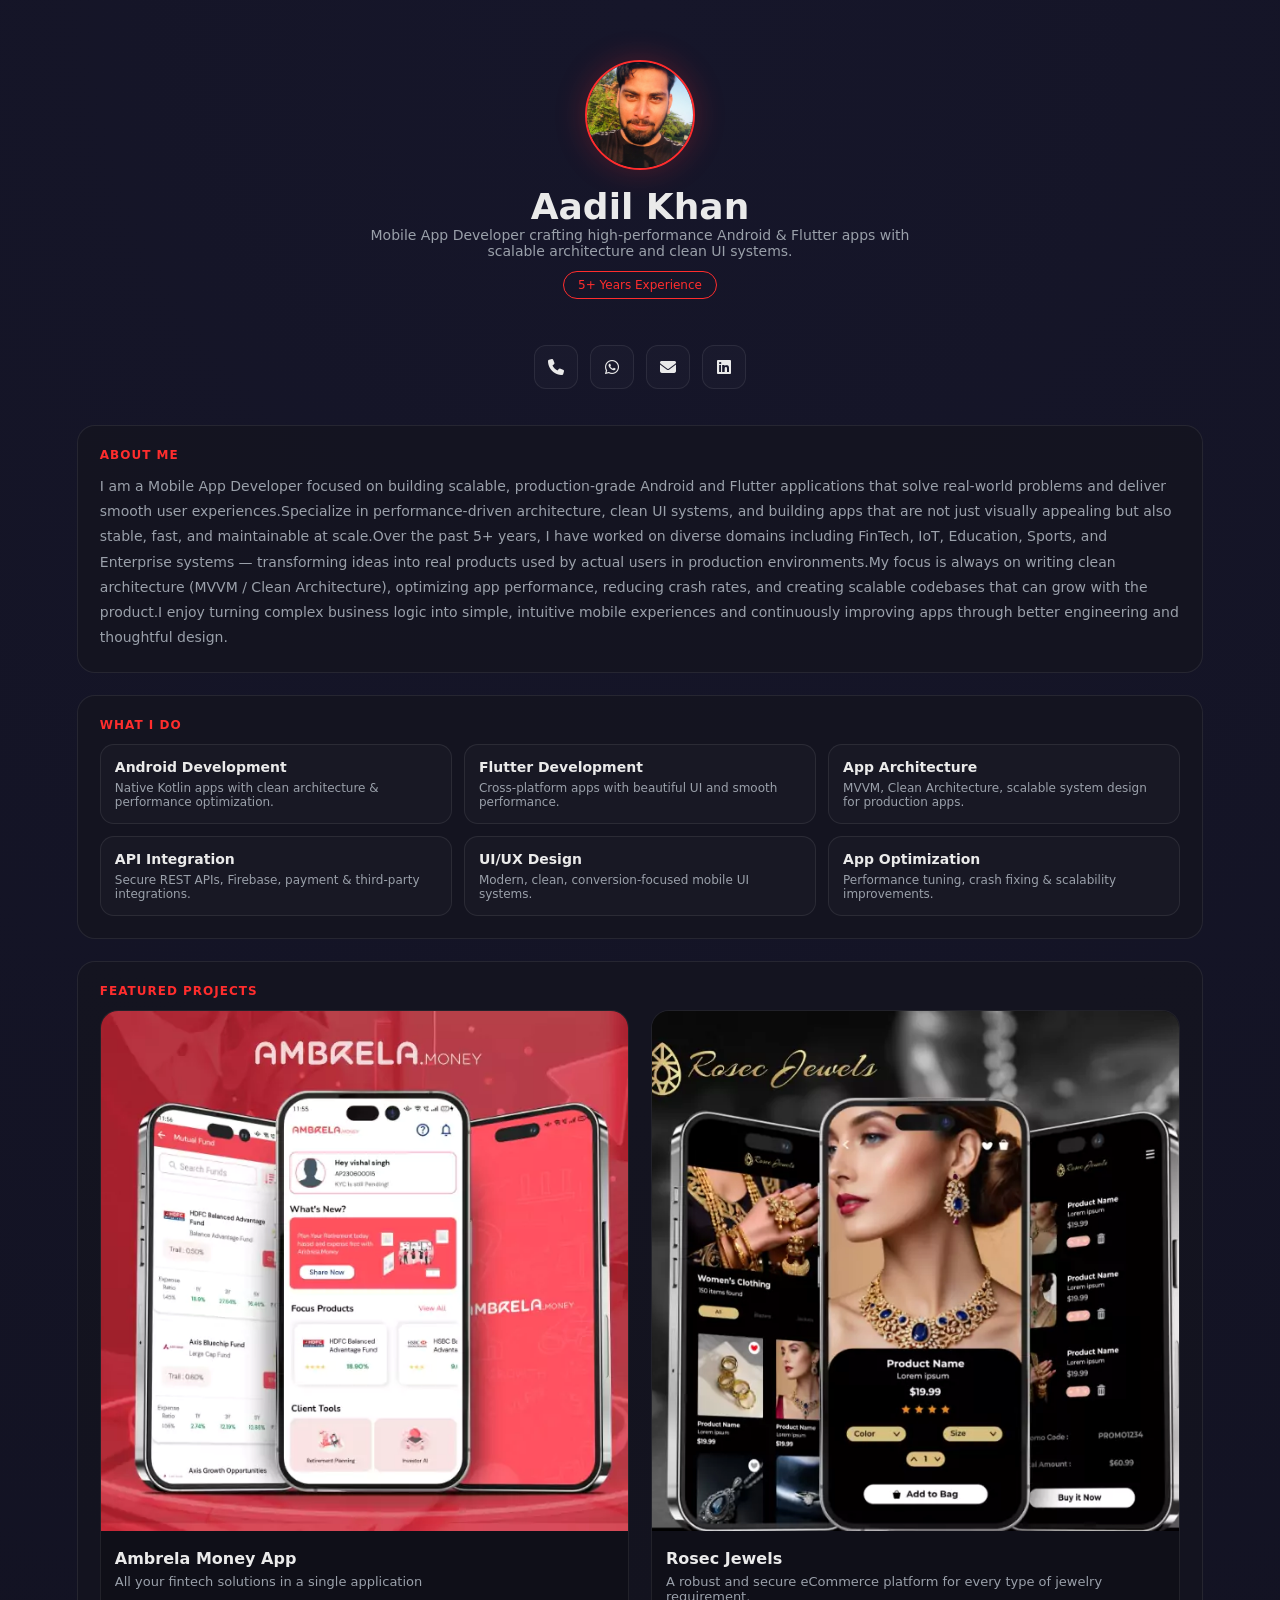
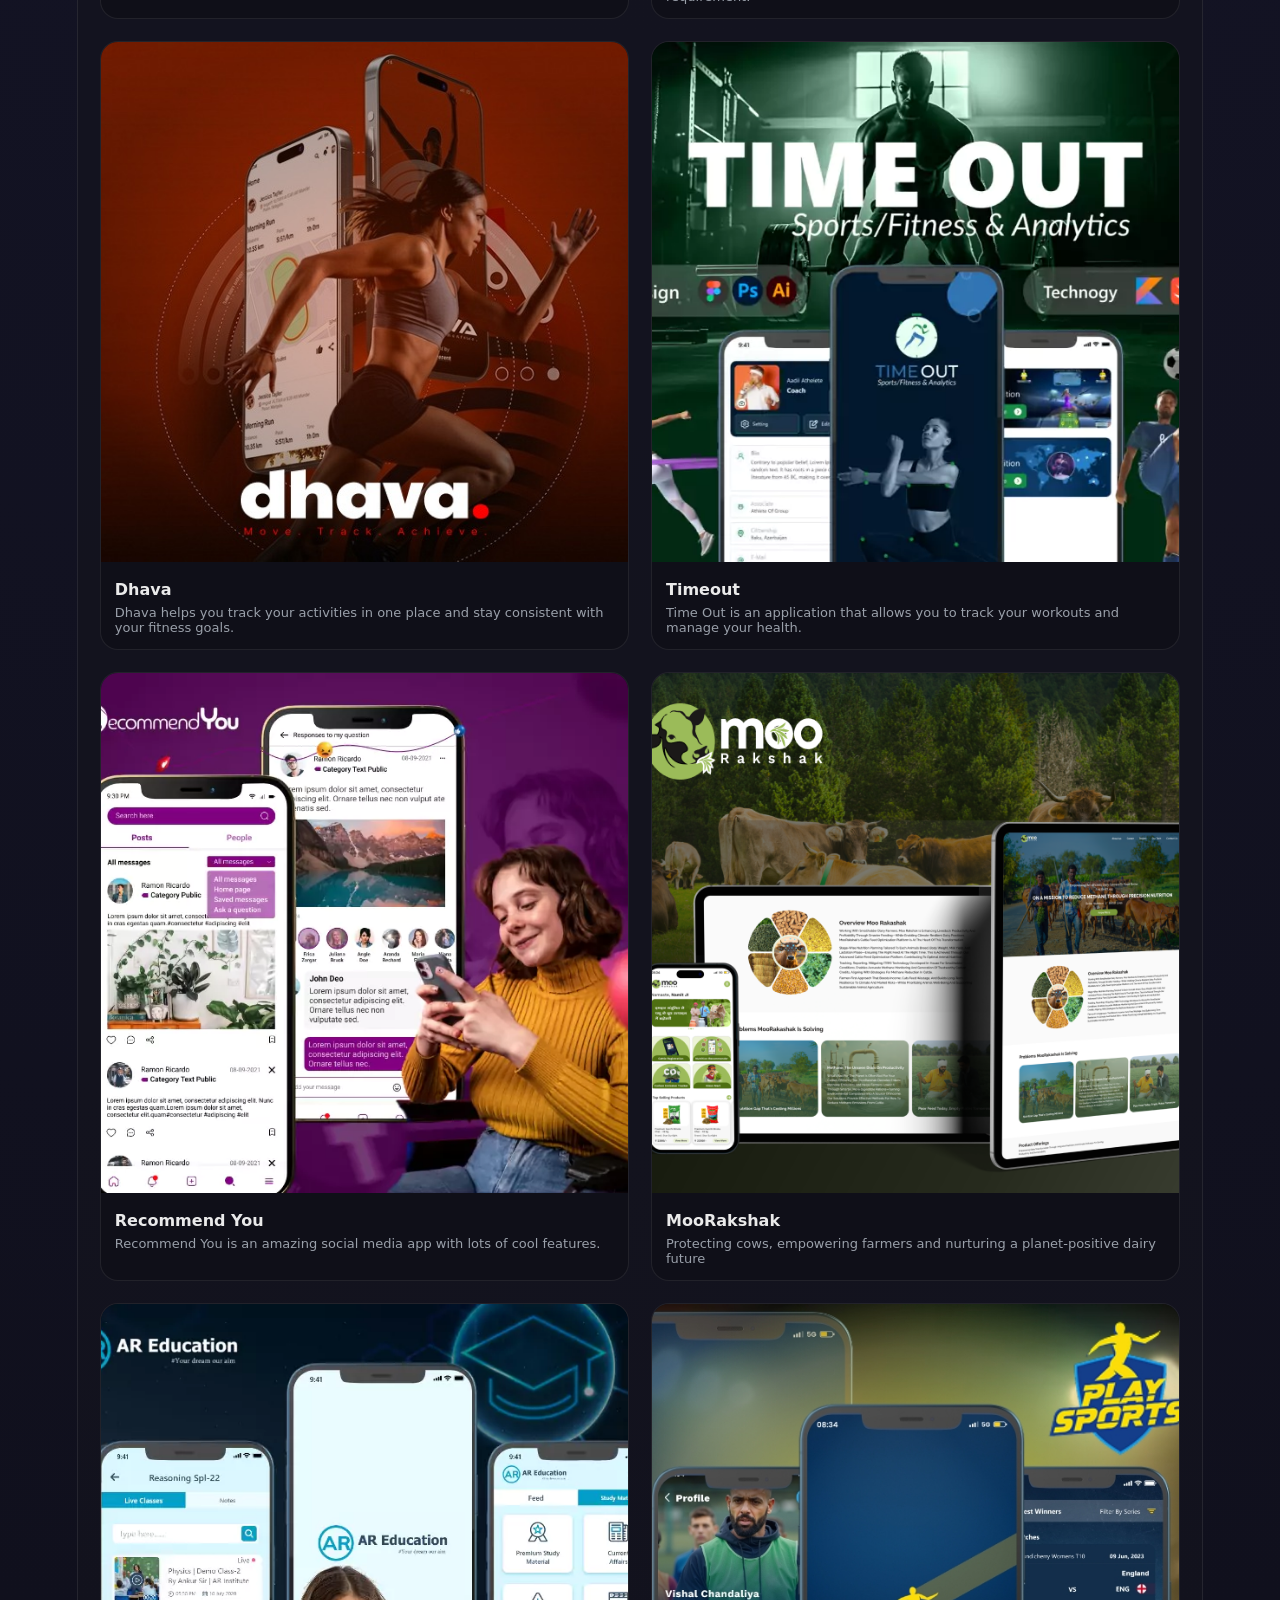
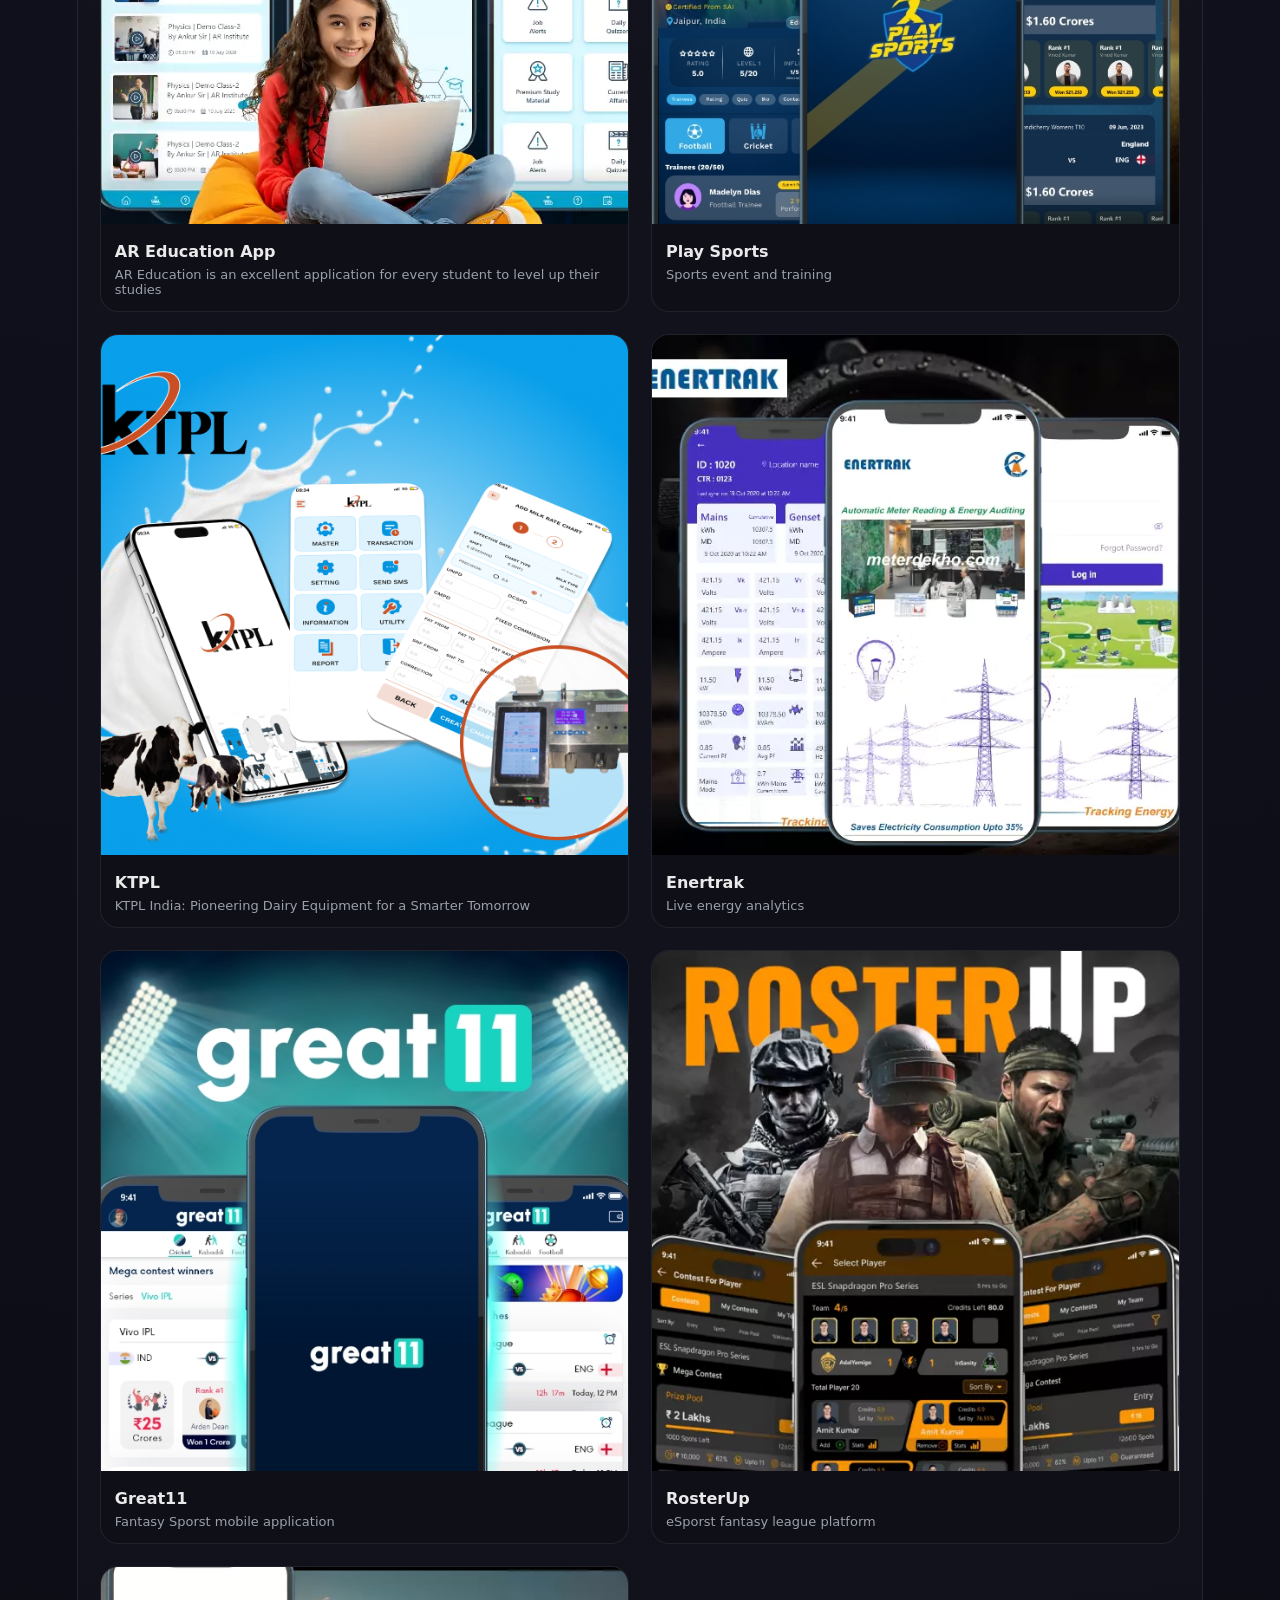
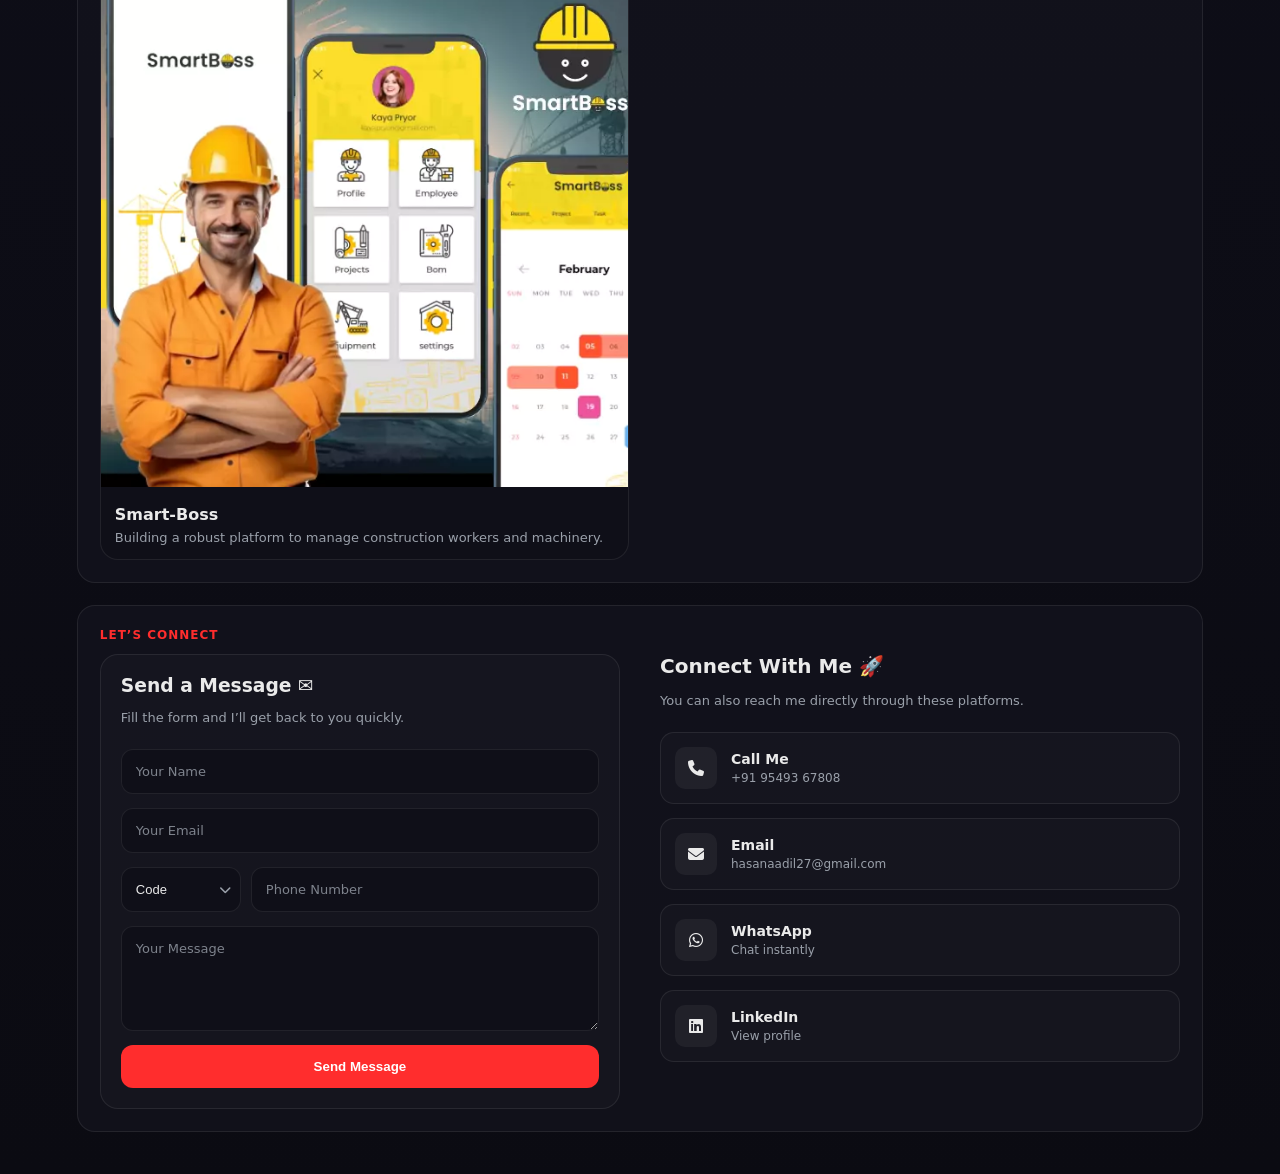
<file: index.html>
<!DOCTYPE html>
<html lang="en">
<head>
<meta charset="UTF-8">
<meta name="viewport" content="width=device-width, initial-scale=1.0">
<title>Aadil Khan | Portfolio</title>

<link rel="stylesheet" href="css/style.css">
<link href="https://cdnjs.cloudflare.com/ajax/libs/font-awesome/6.5.0/css/all.min.css" rel="stylesheet">
</head>

<body>

<!-- HERO -->
<!-- HERO -->
<div class="hero">
  <img src="images/aadil.jpg" class="profile">
  <div class="name">Aadil Khan</div>
  <div class="role">
    Mobile App Developer crafting high-performance Android & Flutter apps
    with scalable architecture and clean UI systems.
  </div>
  <div class="badge">5+ Years Experience</div>
</div>

<!-- SOCIAL -->
<div class="social">
  <a href="tel:+919549367808"><i class="fa-solid fa-phone"></i></a>
  <a href="https://wa.me/919549367808"><i class="fa-brands fa-whatsapp"></i></a>
  <a href="mailto:hasanaadil27@gmail.com"><i class="fa-solid fa-envelope"></i></a>
  <a href="https://www.linkedin.com/in/aadilkhan27"><i class="fa-brands fa-linkedin"></i></a>
</div>

<div class="container">

  <!-- ABOUT -->
  <div class="section">
  <div class="title">ABOUT ME</div>
  <div class="about">
    I am a Mobile App Developer focused on building scalable, production-grade Android and Flutter applications that solve real-world problems and deliver smooth user experiences.Specialize in performance-driven architecture, clean UI systems, and building apps that are not just visually appealing but also stable, fast, and maintainable at scale.Over the past 5+ years, I have worked on diverse domains including FinTech, IoT, Education, Sports, and Enterprise systems — transforming ideas into real products used by actual users in production environments.My focus is always on writing clean architecture (MVVM / Clean Architecture), optimizing app performance, reducing crash rates, and creating scalable codebases that can grow with the product.I enjoy turning complex business logic into simple, intuitive mobile experiences and continuously improving apps through better engineering and thoughtful design.
  </div>
</div>

<!-- SERVICES -->
<div class="section">
  <div class="title">WHAT I DO</div>

  <div class="services">

    <div class="service">
      <h4>Android Development</h4>
      <p>Native Kotlin apps with clean architecture & performance optimization.</p>
    </div>

    <div class="service">
      <h4>Flutter Development</h4>
      <p>Cross-platform apps with beautiful UI and smooth performance.</p>
    </div>

    <div class="service">
      <h4>App Architecture</h4>
      <p>MVVM, Clean Architecture, scalable system design for production apps.</p>
    </div>

    <div class="service">
      <h4>API Integration</h4>
      <p>Secure REST APIs, Firebase, payment & third-party integrations.</p>
    </div>

    <div class="service">
      <h4>UI/UX Design</h4>
      <p>Modern, clean, conversion-focused mobile UI systems.</p>
    </div>

    <div class="service">
      <h4>App Optimization</h4>
      <p>Performance tuning, crash fixing & scalability improvements.</p>
    </div>

  </div>
</div>

<!-- PROJECTS -->

<div class="section">
  <div class="title">FEATURED PROJECTS</div>
  <div class="grid" id="grid"></div>
</div>

<!-- CONTACT -->

<div class="section">
  <div class="title">LET’S CONNECT</div>

  <div class="contact-wrap">

    <!-- LEFT (FORM) -->
    <div class="contact-form">
      <h3>Send a Message ✉️</h3>
      <p style="color:var(--muted); font-size:13px;">
        Fill the form and I’ll get back to you quickly.
      </p>

      <form 
        id="contactForm"
        action="https://formspree.io/f/mlgapaba"
        method="POST"
      >

        <input type="text" name="name" placeholder="Your Name" required minlength="2">

        <input type="email" name="email" placeholder="Your Email" required>

        <div class="phone-row">

  <!-- COUNTRY CODE -->
  <div class="dropdown-wrapper">
    <select name="country_code" required>
      <option value="">Code</option>
      <option value="+91">🇮🇳 +91</option>
      <option value="+1">🇺🇸 +1</option>
      <option value="+44">🇬🇧 +44</option>
      <option value="+971">🇦🇪 +971</option>
      <option value="+61">🇦🇺 +61</option>
    </select>

    <i class="fa-solid fa-chevron-down dropdown-icon"></i>
  </div>

  <!-- PHONE NUMBER -->
  <input 
    type="tel" 
    name="phone" 
    placeholder="Phone Number"
    required
    pattern="[0-9]{8,15}"
    inputmode="numeric"
  >

</div>

        <textarea 
          name="message" 
          rows="5" 
          placeholder="Your Message" 
          required 
          minlength="5"
        ></textarea>

        <button type="submit" id="submitBtn">Send Message</button>

      </form>
    </div>

    <!-- RIGHT (CONTACT INFO) -->
    <div class="contact-info">
      <h3>Connect With Me 🚀</h3>
      <p>
        You can also reach me directly through these platforms.
      </p>

      <div class="contact-links">

        <a href="tel:+919549367808" class="contact-item">
          <i class="fa-solid fa-phone"></i>
          <div>
            <span>Call Me</span>
            <small>+91 95493 67808</small>
          </div>
        </a>

        <a href="mailto:hasanaadil27@gmail.com" class="contact-item">
          <i class="fa-solid fa-envelope"></i>
          <div>
            <span>Email</span>
            <small>hasanaadil27@gmail.com</small>
          </div>
        </a>

        <a href="https://wa.me/919549367808" class="contact-item">
          <i class="fa-brands fa-whatsapp"></i>
          <div>
            <span>WhatsApp</span>
            <small>Chat instantly</small>
          </div>
        </a>

        <a href="https://www.linkedin.com/in/aadilkhan27" target="_blank" class="contact-item">
          <i class="fa-brands fa-linkedin"></i>
          <div>
            <span>LinkedIn</span>
            <small>View profile</small>
          </div>
        </a>

      </div>
    </div>

  </div>
</div>

<!-- TOAST -->
<div id="toast" class="toast">
  <i id="toastIcon"></i>
  <span id="toastMsg"></span>
</div>

<script src="js/projects.js"></script>
<script src="js/main.js"></script>

</body>
</html>
</file>
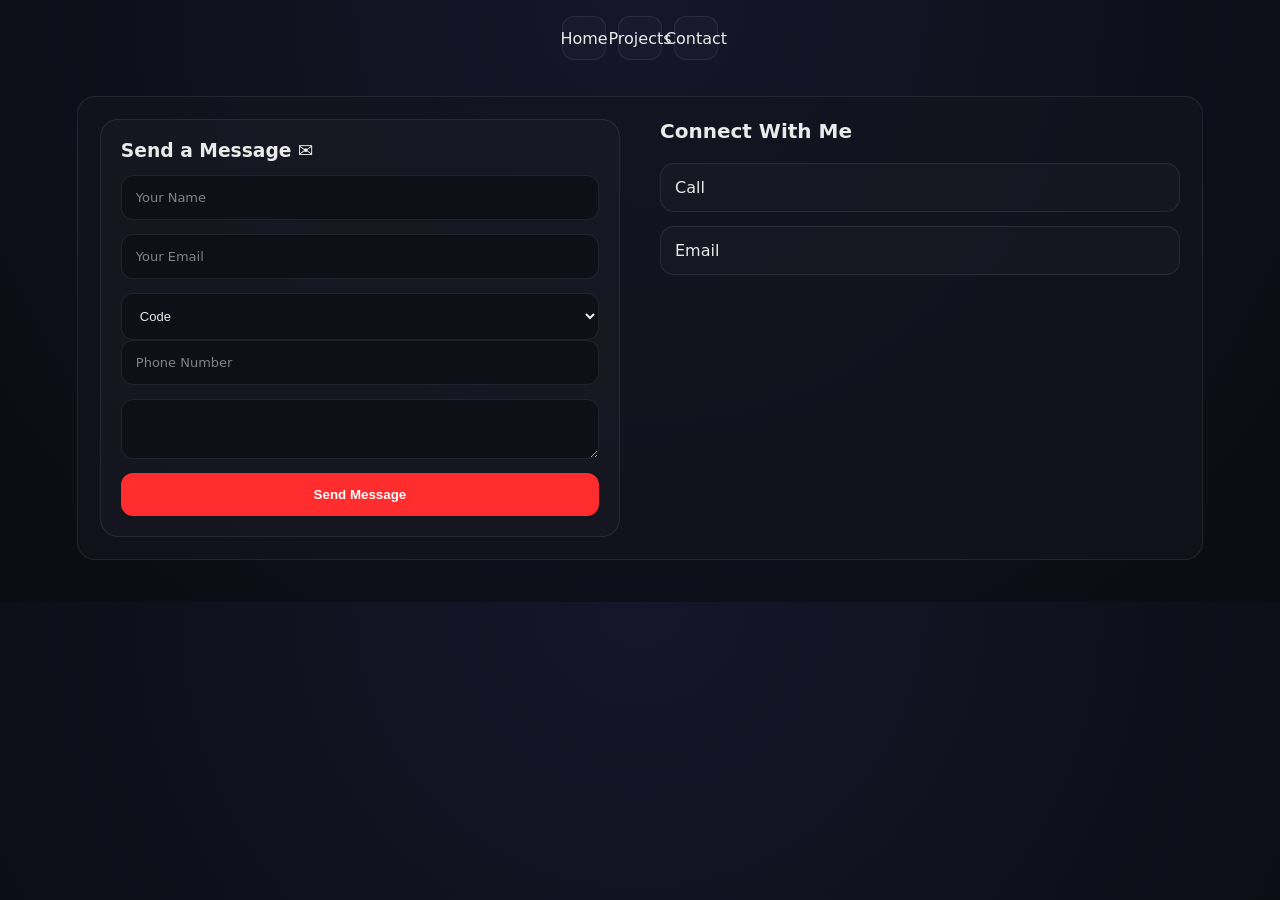
<file: contact.html>
<!DOCTYPE html>
<html lang="en">
<head>
<meta charset="UTF-8">
<meta name="viewport" content="width=device-width, initial-scale=1.0">
<title>Contact</title>

<link rel="stylesheet" href="css/style.css">
<link href="https://cdnjs.cloudflare.com/ajax/libs/font-awesome/6.5.0/css/all.min.css" rel="stylesheet">
</head>

<body>

<div class="social">
  <a href="index.html">Home</a>
  <a href="projects.html">Projects</a>
  <a href="contact.html">Contact</a>
</div>

<div class="container">
  <div class="section">

    <div class="contact-wrap">

      <!-- FORM -->
      <div class="contact-form">
        <h3>Send a Message ✉️</h3>

        <form id="contactForm" action="https://formspree.io/f/mlgapaba" method="POST">

          <input type="text" name="name" placeholder="Your Name" required>
          <input type="email" name="email" placeholder="Your Email" required>

          <div class="custom-select">
            <select name="country_code" required>
              <option value="">Code</option>
              <option value="+91">🇮🇳 +91</option>
            </select>

            <input type="tel" name="phone" placeholder="Phone Number" required>
          </div>

          <textarea name="message" required></textarea>

          <button type="submit" id="submitBtn">Send Message</button>
        </form>
      </div>

      <!-- SOCIAL -->
      <div class="contact-info">
        <h3>Connect With Me</h3>
        <div class="contact-links">
          <a href="tel:+919549367808" class="contact-item">Call</a>
          <a href="mailto:hasanaadil27@gmail.com" class="contact-item">Email</a>
        </div>
      </div>

    </div>

  </div>
</div>

<script src="js/main.js"></script>

<div id="toast" class="toast">
  <i id="toastIcon"></i>
  <span id="toastMsg"></span>
</div>

</body>
</html>
</file>
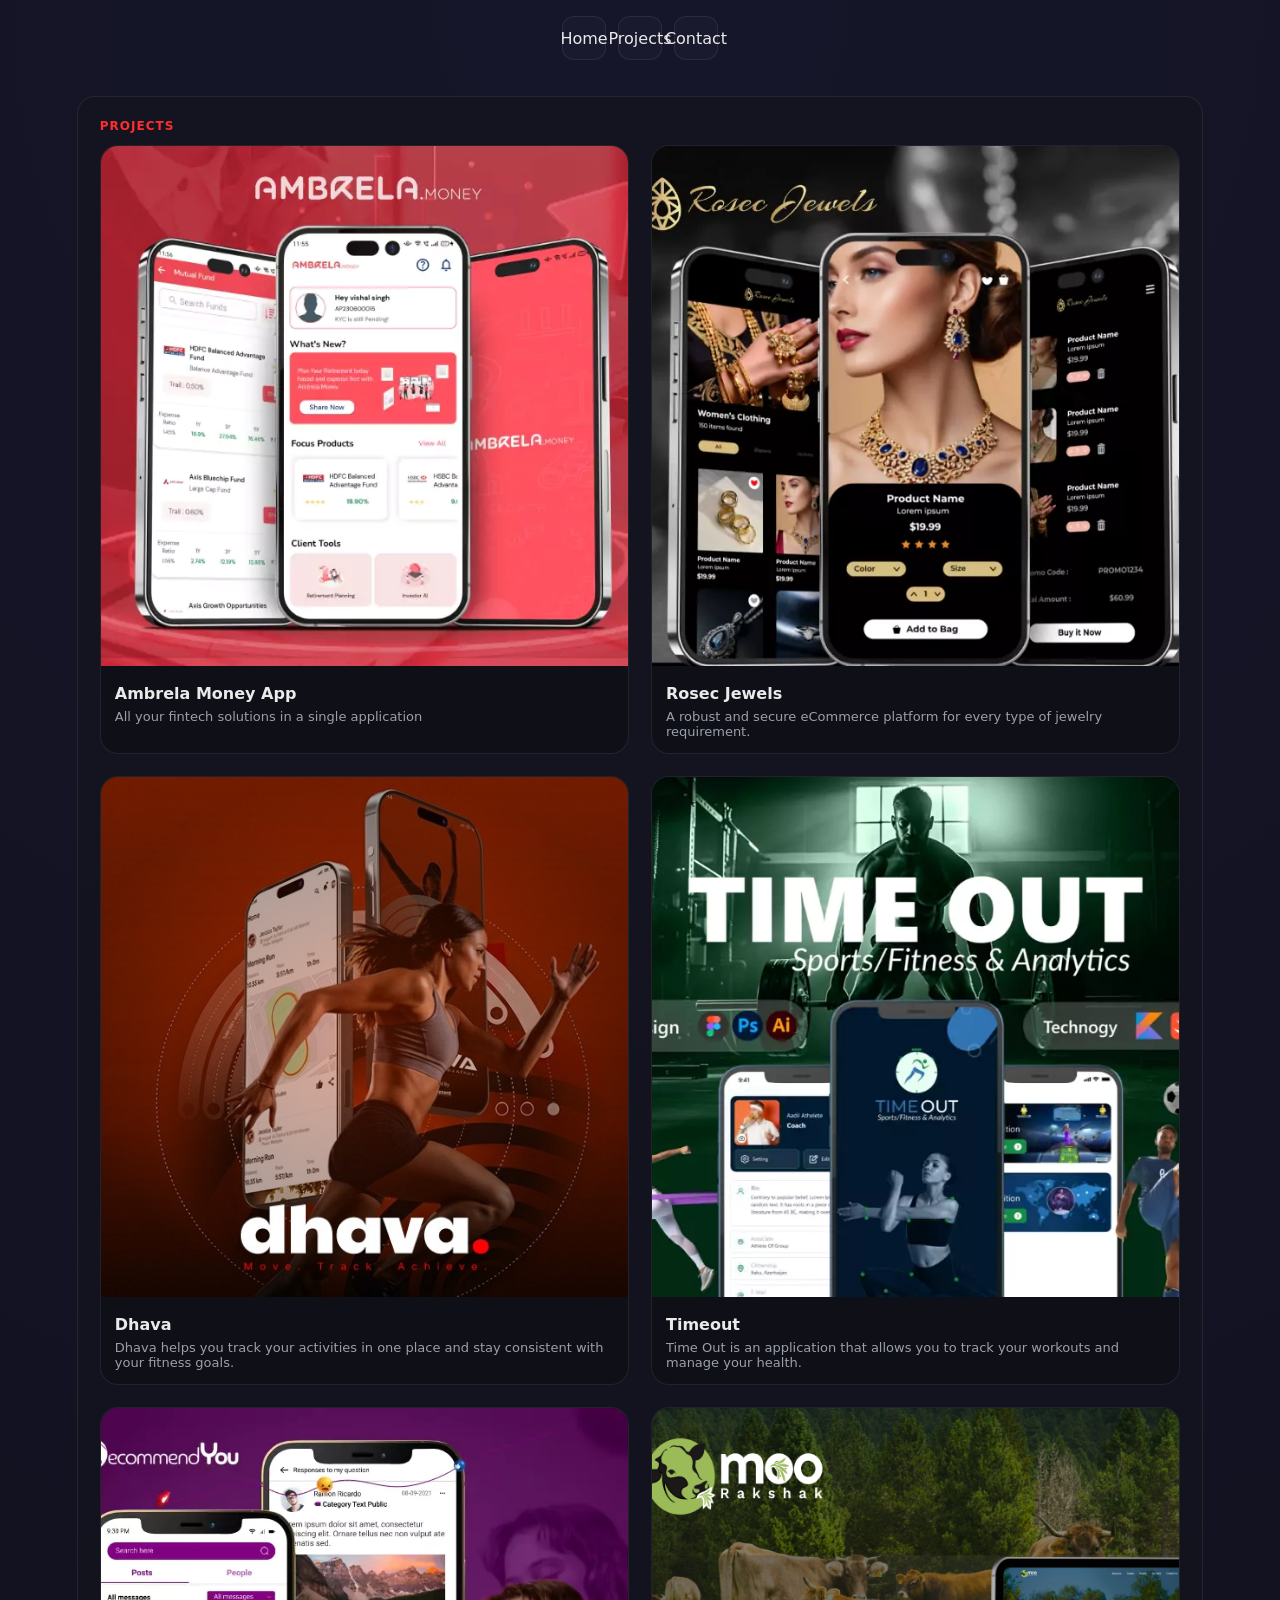
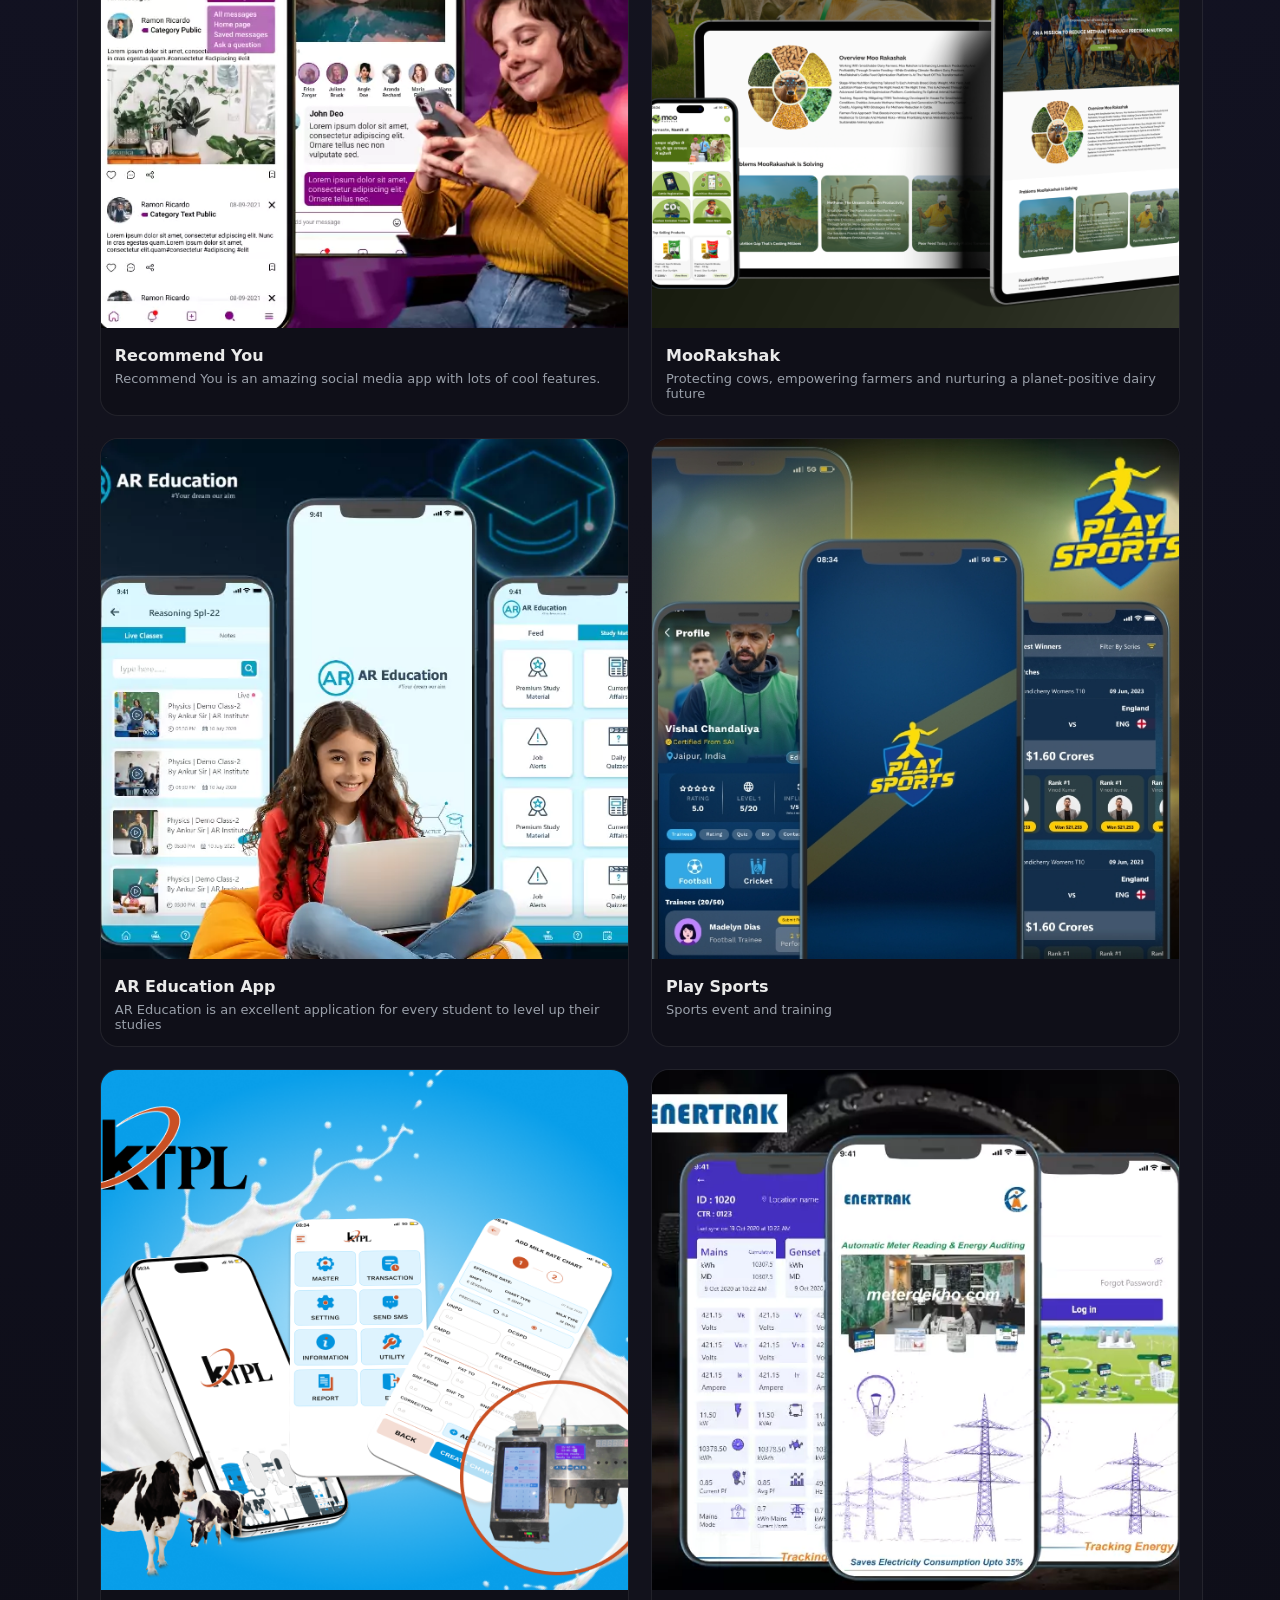
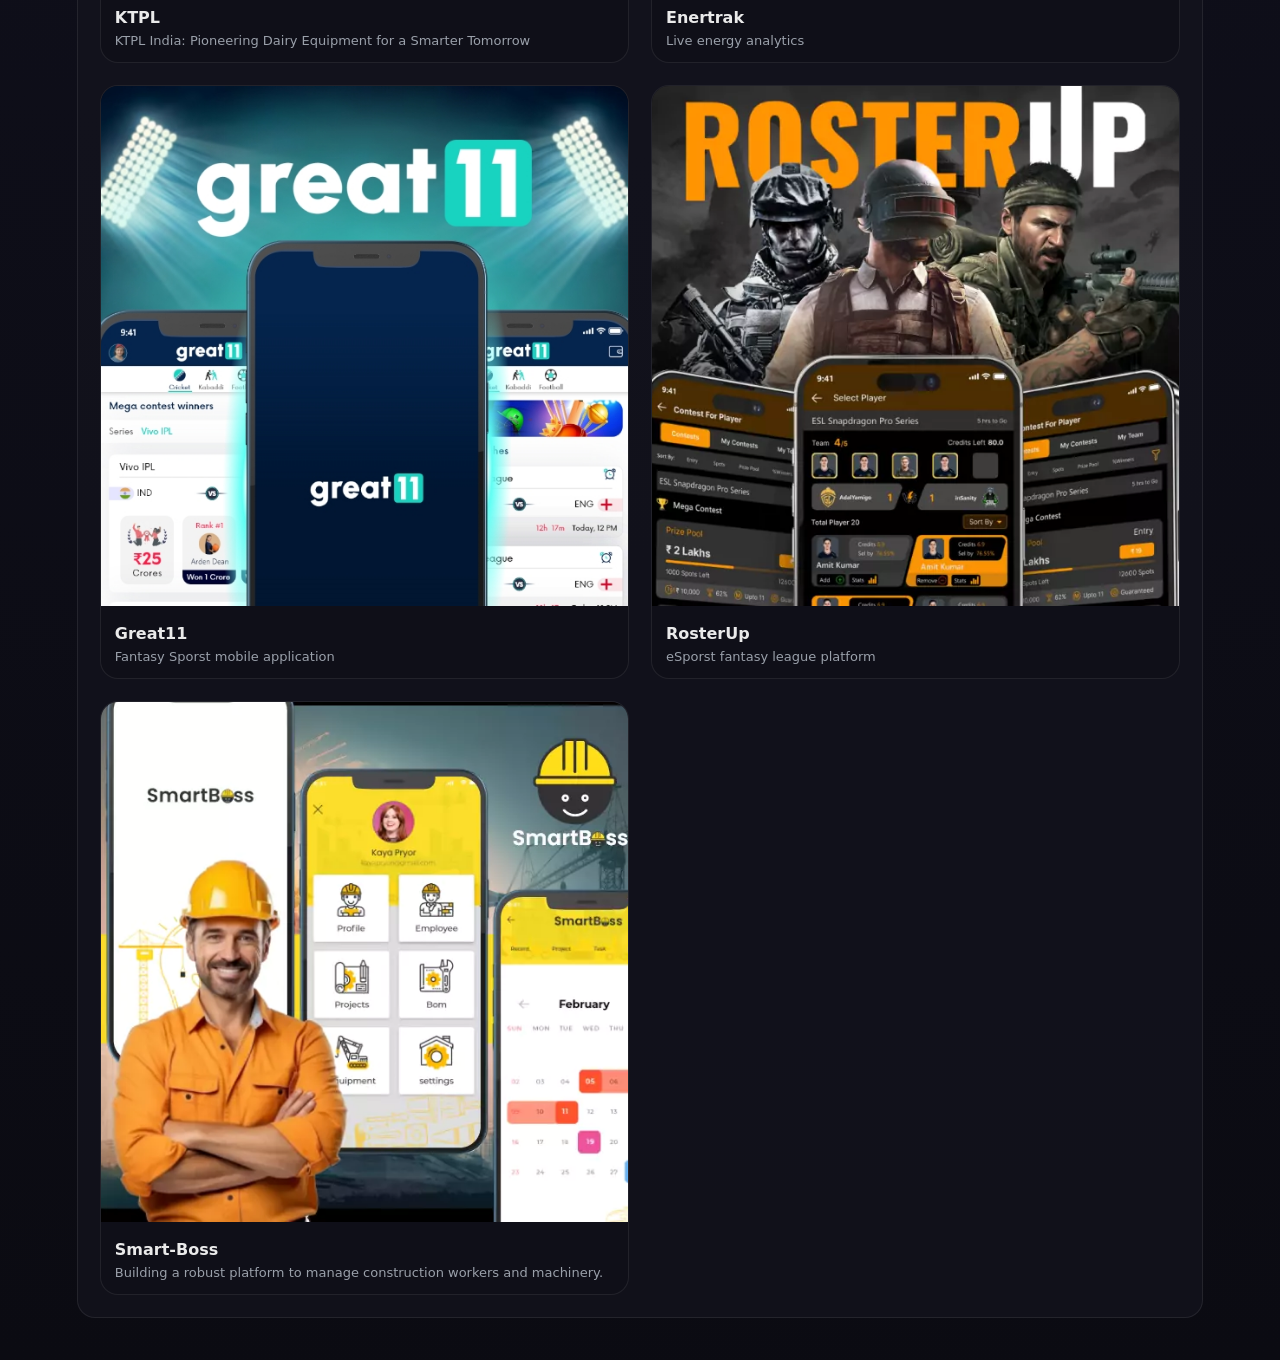
<file: projects.html>
<!DOCTYPE html>
<html lang="en">
<head>
<meta charset="UTF-8">
<meta name="viewport" content="width=device-width, initial-scale=1.0">
<title>Projects</title>

<link rel="stylesheet" href="css/style.css">
<link href="https://cdnjs.cloudflare.com/ajax/libs/font-awesome/6.5.0/css/all.min.css" rel="stylesheet">
</head>

<body>

<div class="social">
  <a href="index.html">Home</a>
  <a href="projects.html">Projects</a>
  <a href="contact.html">Contact</a>
</div>

<div class="container">
  <div class="section">
    <div class="title">PROJECTS</div>
    <div class="grid" id="grid"></div>
  </div>
</div>

<script src="js/projects.js"></script>
</body>
</html>
</file>
<file: css/style.css>
:root{
  --bg:#0b0b12;
  --card:rgba(20,20,30,0.7);
  --text:#eaeaea;
  --muted:#9aa0aa;
  --accent:#ff2d2d;
  --border:rgba(255,255,255,0.08);
}

*{
  box-sizing:border-box;
}

body{
  margin:0;
  font-family:system-ui,-apple-system,Segoe UI,Roboto;
  background:radial-gradient(circle at top,#16162a,var(--bg));
  color:var(--text);
}

/* ================= HERO ================= */
.hero{
  text-align:center;
  padding:60px 18px 30px;
}

.profile{
  width:110px;
  height:110px;
  border-radius:50%;
  border:2px solid var(--accent);
  object-fit:cover;
  box-shadow:0 0 30px rgba(255,45,45,0.25);
}

.name{
  font-size:36px;
  font-weight:900;
  margin-top:12px;
}

.role{
  color:var(--muted);
  margin-top:6px;
  font-size:14px;
  max-width:600px;
  margin:auto;
}

.badge{
  display:inline-block;
  margin-top:12px;
  padding:6px 14px;
  border:1px solid var(--accent);
  border-radius:20px;
  font-size:12px;
  color:var(--accent);
}

/* ================= SOCIAL ================= */
.social{
  display:flex;
  justify-content:center;
  gap:12px;
  padding:16px;
}

.social a{
  width:44px;
  height:44px;
  display:flex;
  align-items:center;
  justify-content:center;
  border-radius:12px;
  border:1px solid var(--border);
  color:var(--text);
  background:rgba(255,255,255,0.02);
  transition:0.3s;
  text-decoration:none;
}

.social a:hover{
  transform:translateY(-3px);
  border-color:var(--accent);
  color:var(--accent);
}

/* ================= SECTION ================= */
.container{
  padding:20px 6vw;
}

.section{
  background:var(--card);
  border:1px solid var(--border);
  border-radius:18px;
  padding:22px;
  margin-bottom:22px;
}

.title{
  font-size:12px;
  letter-spacing:1px;
  color:var(--accent);
  font-weight:800;
  margin-bottom:12px;
}

/* ================= ABOUT ================= */
.about{
  color:var(--muted);
  font-size:14px;
  line-height:1.8;
}

/* ================= SERVICES ================= */
.services{
  display:grid;
  grid-template-columns:repeat(3,1fr);
  gap:12px;
}

@media(max-width:900px){
  .services{grid-template-columns:1fr;}
}

.service{
  padding:14px;
  border:1px solid var(--border);
  border-radius:14px;
  background:rgba(255,255,255,0.02);
  transition:0.3s;
}

.service:hover{
  border-color:var(--accent);
  transform:translateY(-4px);
}

.service h4{
  margin:0;
  font-size:14px;
}

.service p{
  margin:6px 0 0;
  font-size:12px;
  color:var(--muted);
}

/* ================= PROJECTS ================= */
.grid{
  display:grid;
  grid-template-columns:repeat(2,1fr);
  gap:22px;
}

@media(max-width:900px){
  .grid{grid-template-columns:1fr;}
}

.project{
  border-radius:18px;
  overflow:hidden;
  border:1px solid var(--border);
  background:#0f0f18;
  transition:0.3s;
}

.project:hover{
  transform:translateY(-6px);
  border-color:var(--accent);
}

.project img{
  width:100%;
  height:520px;
  object-fit:cover;
}

.pbody{padding:14px;}
.ptitle{font-size:16px;font-weight:800;}
.pdesc{font-size:13px;color:var(--muted);margin-top:6px;}

/* ================= CONTACT (FIXED PERFECTLY) ================= */
.contact-wrap{
  display: grid;
  grid-template-columns: 1fr 1fr;
  gap: 40px;
  align-items: stretch;
}

.contact-form{
  display: flex;
  flex-direction: column;
  gap: 16px;
  height: 100%;
}

.contact-form form{
  display: flex;
  flex-direction: column;
  gap: 14px;
}

.contact-form h3,
.contact-form p{
  margin: 0;
}

.contact-form p{
  margin-bottom: 10px;
}

@media(max-width:900px){
  .contact-wrap{
    grid-template-columns:1fr;
  }
}

/* LEFT SIDE */
.contact-info h3{
  margin:0 0 10px;
  font-size:20px;
}

.contact-info p{
  color:var(--muted);
  font-size:13px;
  line-height:1.6;
}

.contact-links{
  margin-top:20px;
  display:flex;
  flex-direction:column;
  gap:14px;
}

.contact-item{
  display:flex;
  align-items:center;
  gap:14px;
  padding:14px;
  border-radius:14px;
  border:1px solid var(--border);
  text-decoration:none;
  color:var(--text);
  background:rgba(255,255,255,0.02);
  transition:0.3s;
}

.contact-item i{
  width:42px;
  height:42px;
  display:flex;
  align-items:center;
  justify-content:center;
  border-radius:10px;
  background:rgba(255,255,255,0.05);
}

.contact-item span{
  font-weight:600;
  font-size:14px;
  display:block;
}

.contact-item small{
  color:var(--muted);
  font-size:12px;
}

.contact-item:hover{
  border-color:var(--accent);
  transform:translateY(-3px);
  color:var(--accent);
}

/* RIGHT SIDE FORM */
.contact-form{
  background:rgba(255,255,255,0.02);
  padding:20px;
  border-radius:18px;
  border:1px solid var(--border);
  display:flex;
  flex-direction:column;
  gap:14px;
}

/* INPUTS */
.contact-form input,
.contact-form textarea,
.contact-form select{
  width:100%;
  padding:14px;
  border-radius:12px;
  border:1px solid var(--border);
  background:#0f0f18;
  color:var(--text);
  font-size:13px;
  outline:none;
}

.contact-form input:focus,
.contact-form textarea:focus,
.contact-form select:focus{
  border-color:var(--accent);
  background:rgba(255,255,255,0.04);
}

input::placeholder,
textarea::placeholder{
  font-family: system-ui, -apple-system, Segoe UI, Roboto;
  font-size: 13px;
  color: var(--muted);
  opacity: 0.8;
}

/* ================= PHONE ROW (FIXED ALIGNMENT) ================= */
.phone-row{
  display:flex;
  gap:10px;
  width:100%;
}

.dropdown-wrapper{
  position:relative;
  flex:0 0 120px;
}

.dropdown-wrapper select{
  width:100%;
  padding:14px;
  padding-right:28px;
  border-radius:12px;
  border:1px solid var(--border);
  background:#0f0f18;
  color:var(--text);
  appearance:none;
  cursor:pointer;
}

.dropdown-icon{
  position:absolute;
  right:10px;
  top:50%;
  transform:translateY(-50%);
  font-size:12px;
  color:var(--muted);
  pointer-events:none;
}

.dropdown-wrapper select option{
  background:#0f0f18;
  color:var(--text);
}

.phone-row input{
  flex:1;
  padding:14px;
  border-radius:12px;
  border:1px solid var(--border);
  background:#0f0f18;
  color:var(--text);
}

/* MOBILE FIX */
@media(max-width:600px){
  .phone-row{
    flex-direction:column;
  }

  .dropdown-wrapper{
    flex:1;
  }
}

/* ================= BUTTON ================= */
.contact-form button{
  padding:14px;
  border:none;
  border-radius:12px;
  background:var(--accent);
  color:white;
  font-weight:600;
  cursor:pointer;
}

.contact-form button:hover{
  transform:translateY(-2px);
  box-shadow:0 6px 20px rgba(255,45,45,0.3);
}

/* ================= TOAST (FIXED) ================= */
.toast{
  position:fixed;
  bottom:30px;
  right:30px;
  background:#12121a;
  padding:14px 18px;
  border-radius:12px;
  border:1px solid var(--border);
  color:var(--text);
  display:flex;
  align-items:center;
  gap:10px;
  min-width:240px;
  transform:translateY(100px);
  opacity:0;
  transition:0.3s;
  z-index:9999;
}

.toast.show{
  transform:translateY(0);
  opacity:1;
}

.toast.success{
  border-left:4px solid #00c853;
}

.toast.error{
  border-left:4px solid #ff4d4d;
}
</file>
